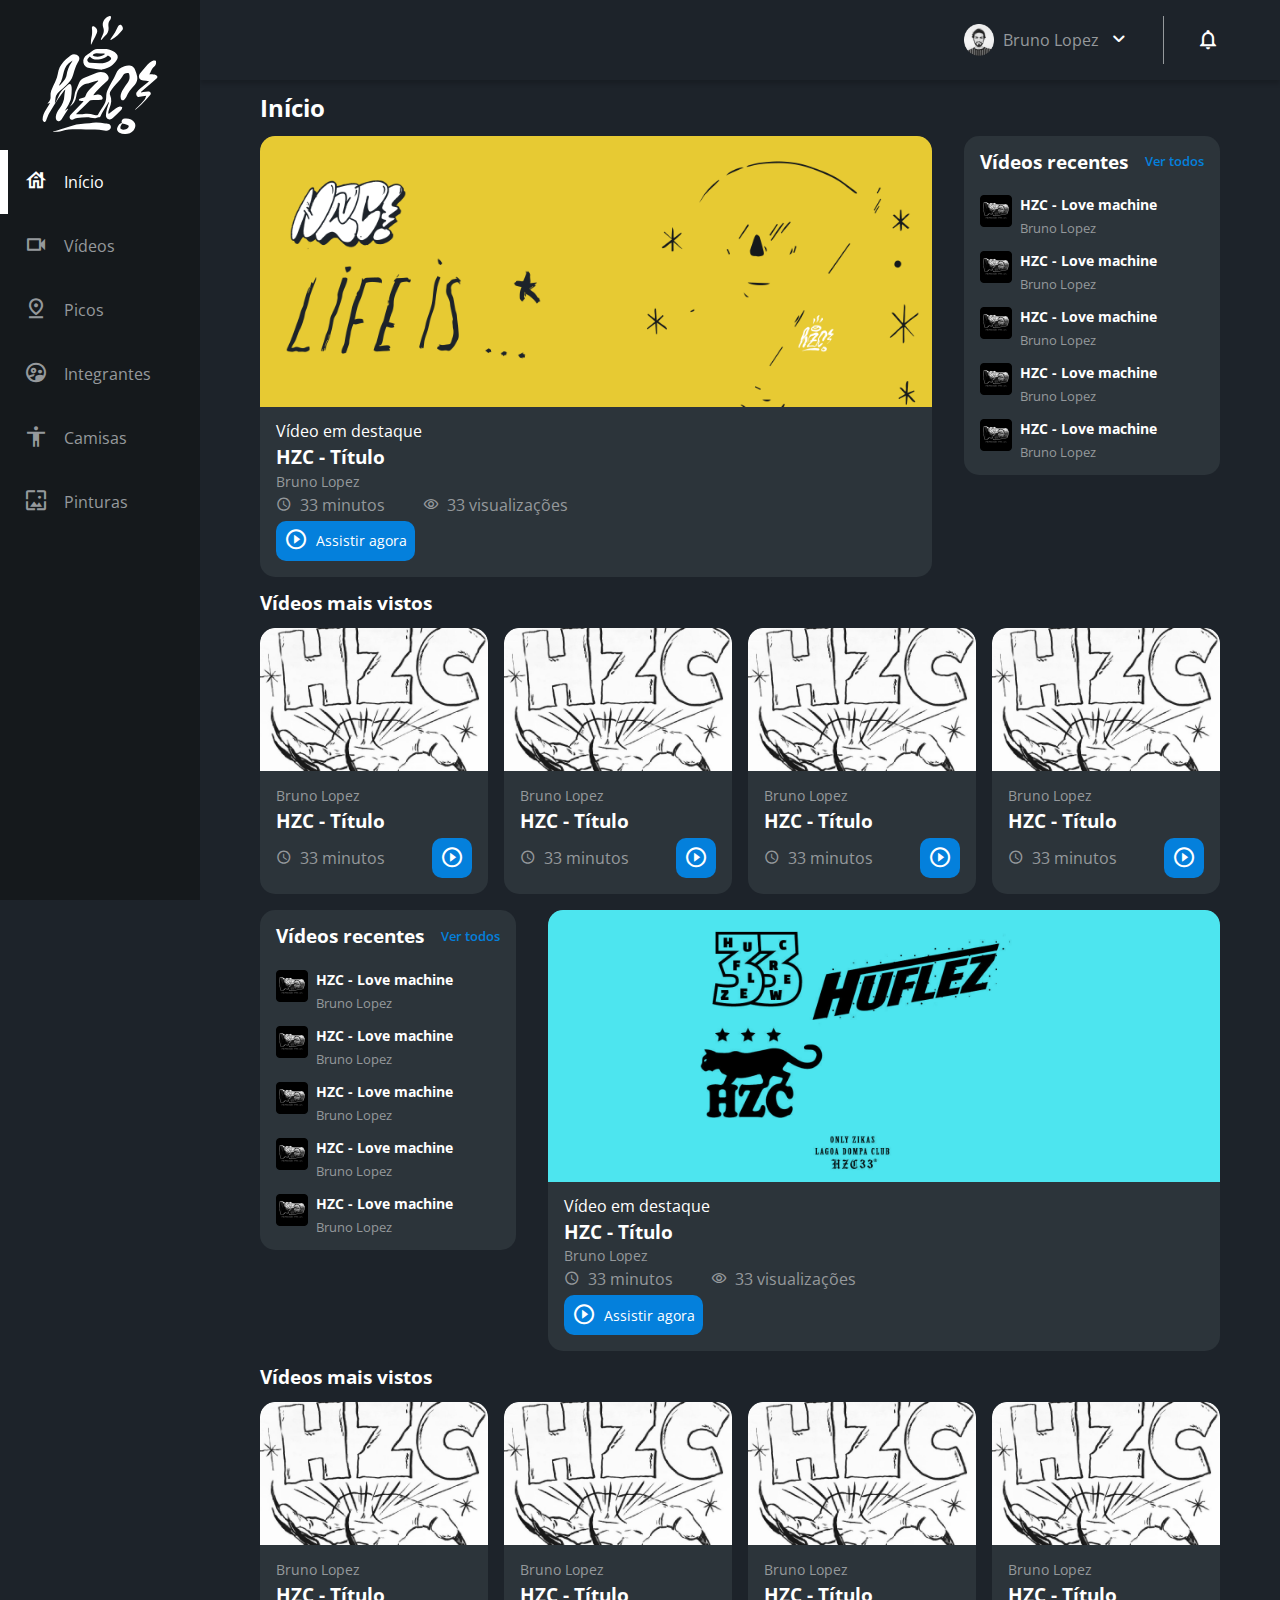
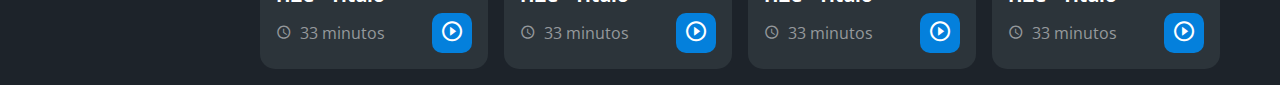
<file: index.html>
<!DOCTYPE html>
<html lang="pt-br">
<head>
    <meta charset="UTF-8">
    <meta http-equiv="X-UA-Compatible" content="IE=edge">
    <meta name="viewport" content="width=device-width, initial-scale=1.0">
    <title>HZC | HOME</title>
    <link rel="preconnect" href="https://fonts.googleapis.com">
    <link rel="preconnect" href="https://fonts.gstatic.com" crossorigin>
    <link rel="stylesheet" href="https://fonts.googleapis.com/css2?family=Open+Sans:wght@400;600;700&display=swap">
    <link rel="stylesheet" href="assets/css/reset.css">
    <link rel="stylesheet" href="assets/css/styles.css">
</head>
<body>
    <header class="cabecalho">
        <button class="cabecalho__menu" aria-label="Menu"><i></i></button>
        <img src="assets/img/logo.svg" alt="Logotipo da HZC" class="cabecalho__logo">
        <p class="cabecalho__perfil">Bruno Lopez</p>
        <button class="cabecalho__notificacao" aria-label="Notificação"><i></i></button>
    </header>
    <nav class="menu-lateral">
        <img src="assets/img/logo.svg" alt="Logotipo da HZC" class="menu-lateral__logo">
        <a href="index.html" class="menu-lateral__link menu-lateral__link--inicio menu-lateral__link--ativo">Início</a>
        <a href="videos.html" class="menu-lateral__link menu-lateral__link--videos">Vídeos</a>
        <a href="picos.html" class="menu-lateral__link menu-lateral__link--picos">Picos</a>
        <a href="videos.html" class="menu-lateral__link menu-lateral__link--integrantes">Integrantes</a>
        <a href="videos.html" class="menu-lateral__link menu-lateral__link--camisas">Camisas</a>
        <a href="videos.html" class="menu-lateral__link menu-lateral__link--pinturas">Pinturas</a>
    </nav>
    <main class="principal">
        <h2 class="titulo-pagina">Início</h2>
        <article class="cartao cartao--destaque destaque-video">
            <img src="assets/img/banner-mobile_1.png" alt="Banner do cartao" class="cartao__imagem cartao__imagem--mobile">
            <img src="assets/img/banner_1.png" alt="Banner do cartao" class="cartao__imagem cartao__imagem--desktop">
            <div class="cartao__conteudo">
                <p class="cartao__destaque">Vídeo em destaque</p>
                <h3 class="cartao__titulo">HZC - Título</h3>
                <p class="cartao__perfil">Bruno Lopez</p>
                <p class="cartao__info cartao__info--tempo">33 minutos</p>
                <p class="cartao__info cartao__info--visualizacao">33 visualizações</p>
                <button class="cartao__botao cartao__botao--play cartao__botao--destaque">Assistir agora</button>
            </div>
        </article>
        <article class="cartao cartao--recentes videos-recentes">
            <h3 class="cartao__titulo">Vídeos recentes</h3>
            <a href="videos.html" class="cartao__link">Ver todos</a>
            <ul class="cartao__lista">
                <li class="cartao__item">
                    <img src="assets/img/miniatura_1.png" alt="Thumbnail" class="cartao__item-thumbnail">
                    <h4 class="cartao__item-titulo">HZC - Love machine</h4>
                    <p class="cartao__item-perfil">Bruno Lopez</p>
                </li>
                <li class="cartao__item">
                    <img src="assets/img/miniatura_1.png" alt="Thumbnail" class="cartao__item-thumbnail">
                    <h4 class="cartao__item-titulo">HZC - Love machine</h4>
                    <p class="cartao__item-perfil">Bruno Lopez</p>
                </li>
                <li class="cartao__item">
                    <img src="assets/img/miniatura_1.png" alt="Thumbnail" class="cartao__item-thumbnail">
                    <h4 class="cartao__item-titulo">HZC - Love machine</h4>
                    <p class="cartao__item-perfil">Bruno Lopez</p>
                </li>
                <li class="cartao__item">
                    <img src="assets/img/miniatura_1.png" alt="Thumbnail" class="cartao__item-thumbnail">
                    <h4 class="cartao__item-titulo">HZC - Love machine</h4>
                    <p class="cartao__item-perfil">Bruno Lopez</p>
                </li>
                <li class="cartao__item">
                    <img src="assets/img/miniatura_1.png" alt="Thumbnail" class="cartao__item-thumbnail">
                    <h4 class="cartao__item-titulo">HZC - Love machine</h4>
                    <p class="cartao__item-perfil">Bruno Lopez</p>
                </li>
            </ul>
        </article>
        <section class="secao secao-videos">
            <h3 class="titulo-secao">Vídeos mais vistos</h3>
            <article class="cartao">
                <img src="assets/img/video_1.png" alt="Vídeo" class="cartao__imagem">
                <div class="cartao__conteudo">
                    <p class="cartao__perfil">Bruno Lopez</p>
                    <h3 class="cartao__titulo">HZC - Título</h3>
                    <p class="cartao__info cartao__info--tempo">33 minutos</p>
                    <button class="cartao__botao cartao__botao--play" aria-label="Assistir agora"></button>
                </div>
            </article>
            <article class="cartao">
                <img src="assets/img/video_1.png" alt="Vídeo" class="cartao__imagem">
                <div class="cartao__conteudo">
                    <p class="cartao__perfil">Bruno Lopez</p>
                    <h3 class="cartao__titulo">HZC - Título</h3>
                    <p class="cartao__info cartao__info--tempo">33 minutos</p>
                    <button class="cartao__botao cartao__botao--play" aria-label="Assistir agora"></button>
                </div>
            </article>
            <article class="cartao">
                <img src="assets/img/video_1.png" alt="Vídeo" class="cartao__imagem">
                <div class="cartao__conteudo">
                    <p class="cartao__perfil">Bruno Lopez</p>
                    <h3 class="cartao__titulo">HZC - Título</h3>
                    <p class="cartao__info cartao__info--tempo">33 minutos</p>
                    <button class="cartao__botao cartao__botao--play" aria-label="Assistir agora"></button>
                </div>
            </article>
            <article class="cartao">
                <img src="assets/img/video_1.png" alt="Vídeo" class="cartao__imagem">
                <div class="cartao__conteudo">
                    <p class="cartao__perfil">Bruno Lopez</p>
                    <h3 class="cartao__titulo">HZC - Título</h3>
                    <p class="cartao__info cartao__info--tempo">33 minutos</p>
                    <button class="cartao__botao cartao__botao--play" aria-label="Assistir agora"></button>
                </div>
            </article>
        </section>
        <article class="cartao cartao--recentes produtos-recentes">
            <h3 class="cartao__titulo">Vídeos recentes</h3>
            <a href="videos.html" class="cartao__link">Ver todos</a>
            <ul class="cartao__lista">
                <li class="cartao__item">
                    <img src="assets/img/miniatura_1.png" alt="Thumbnail" class="cartao__item-thumbnail">
                    <h4 class="cartao__item-titulo">HZC - Love machine</h4>
                    <p class="cartao__item-perfil">Bruno Lopez</p>
                </li>
                <li class="cartao__item">
                    <img src="assets/img/miniatura_1.png" alt="Thumbnail" class="cartao__item-thumbnail">
                    <h4 class="cartao__item-titulo">HZC - Love machine</h4>
                    <p class="cartao__item-perfil">Bruno Lopez</p>
                </li>
                <li class="cartao__item">
                    <img src="assets/img/miniatura_1.png" alt="Thumbnail" class="cartao__item-thumbnail">
                    <h4 class="cartao__item-titulo">HZC - Love machine</h4>
                    <p class="cartao__item-perfil">Bruno Lopez</p>
                </li>
                <li class="cartao__item">
                    <img src="assets/img/miniatura_1.png" alt="Thumbnail" class="cartao__item-thumbnail">
                    <h4 class="cartao__item-titulo">HZC - Love machine</h4>
                    <p class="cartao__item-perfil">Bruno Lopez</p>
                </li>
                <li class="cartao__item">
                    <img src="assets/img/miniatura_1.png" alt="Thumbnail" class="cartao__item-thumbnail">
                    <h4 class="cartao__item-titulo">HZC - Love machine</h4>
                    <p class="cartao__item-perfil">Bruno Lopez</p>
                </li>
            </ul>
        </article>
        <article class="cartao cartao--destaque destaque-produtos">
            <img src="assets/img/banner-mobile_2.png" alt="Banner do cartao" class="cartao__imagem cartao__imagem--mobile">
            <img src="assets/img/banner_2.png" alt="Banner do cartao" class="cartao__imagem cartao__imagem--desktop">
            <div class="cartao__conteudo">
                <p class="cartao__destaque">Vídeo em destaque</p>
                <h3 class="cartao__titulo">HZC - Título</h3>
                <p class="cartao__perfil">Bruno Lopez</p>
                <p class="cartao__info cartao__info--tempo">33 minutos</p>
                <p class="cartao__info cartao__info--visualizacao">33 visualizações</p>
                <button class="cartao__botao cartao__botao--play cartao__botao--destaque">Assistir agora</button>
            </div>
        </article>
        <section class="secao secao-produtos">
            <h3 class="titulo-secao">Vídeos mais vistos</h3>
            <article class="cartao">
                <img src="assets/img/video_1.png" alt="Vídeo" class="cartao__imagem">
                <div class="cartao__conteudo">
                    <p class="cartao__perfil">Bruno Lopez</p>
                    <h3 class="cartao__titulo">HZC - Título</h3>
                    <p class="cartao__info cartao__info--tempo">33 minutos</p>
                    <button class="cartao__botao cartao__botao--play" aria-label="Assistir agora"></button>
                </div>
            </article>
            <article class="cartao">
                <img src="assets/img/video_1.png" alt="Vídeo" class="cartao__imagem">
                <div class="cartao__conteudo">
                    <p class="cartao__perfil">Bruno Lopez</p>
                    <h3 class="cartao__titulo">HZC - Título</h3>
                    <p class="cartao__info cartao__info--tempo">33 minutos</p>
                    <button class="cartao__botao cartao__botao--play" aria-label="Assistir agora"></button>
                </div>
            </article>
            <article class="cartao">
                <img src="assets/img/video_1.png" alt="Vídeo" class="cartao__imagem">
                <div class="cartao__conteudo">
                    <p class="cartao__perfil">Bruno Lopez</p>
                    <h3 class="cartao__titulo">HZC - Título</h3>
                    <p class="cartao__info cartao__info--tempo">33 minutos</p>
                    <button class="cartao__botao cartao__botao--play" aria-label="Assistir agora"></button>
                </div>
            </article>
            <article class="cartao">
                <img src="assets/img/video_1.png" alt="Vídeo" class="cartao__imagem">
                <div class="cartao__conteudo">
                    <p class="cartao__perfil">Bruno Lopez</p>
                    <h3 class="cartao__titulo">HZC - Título</h3>
                    <p class="cartao__info cartao__info--tempo">33 minutos</p>
                    <button class="cartao__botao cartao__botao--play" aria-label="Assistir agora"></button>
                </div>
            </article>
        </section>
    </main>
    <script src="index.js"></script>
</body>
</html>
</file>
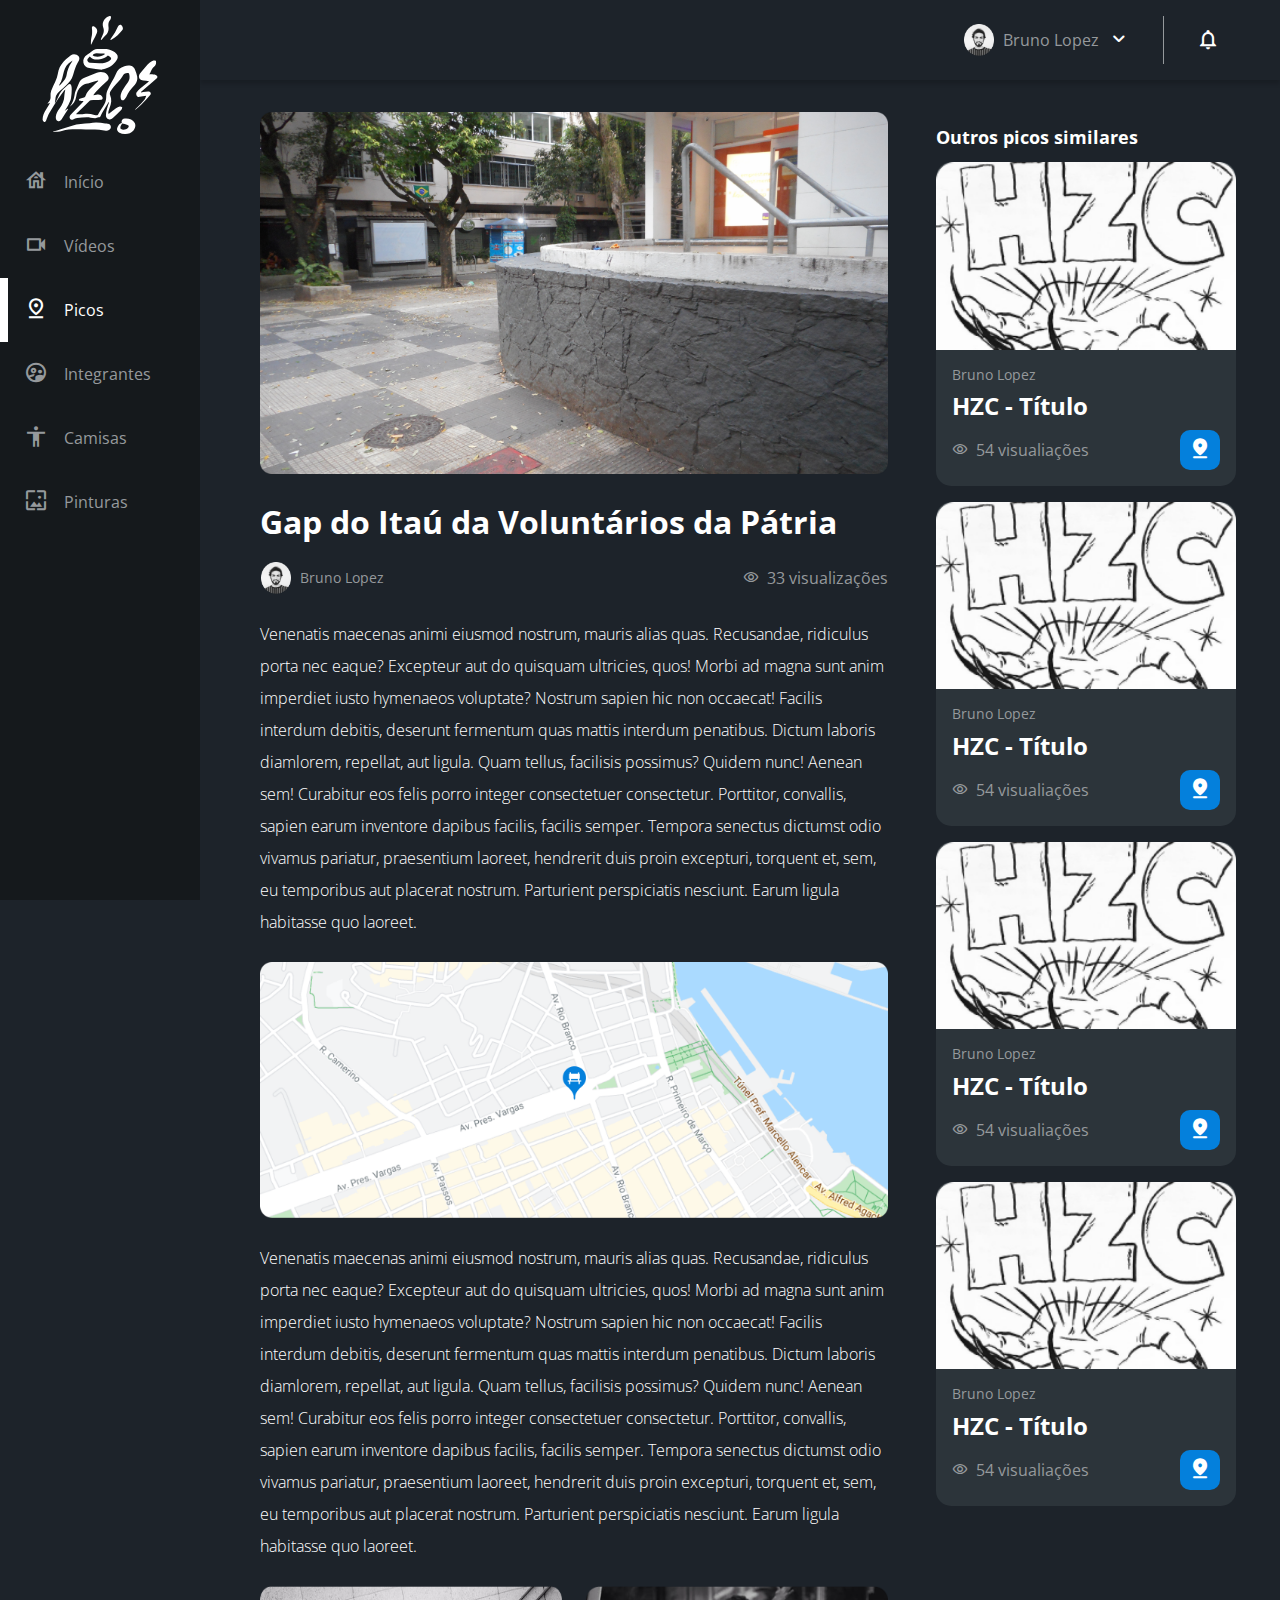
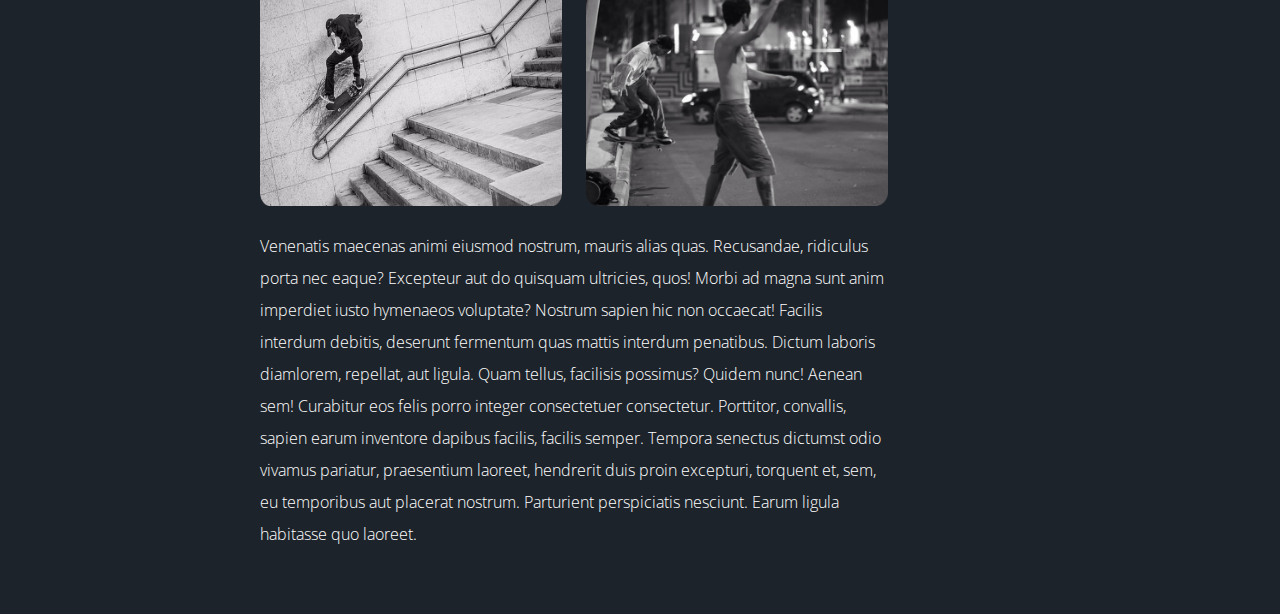
<file: artigo.html>
<!DOCTYPE html>
<html lang="pt-bt">
<head>
    <meta charset="UTF-8">
    <meta http-equiv="X-UA-Compatible" content="IE=edge">
    <meta name="viewport" content="width=device-width, initial-scale=1.0">
    <title>HZC | Artigo</title>
    <link rel="preconnect" href="https://fonts.googleapis.com">
    <link rel="preconnect" href="https://fonts.gstatic.com" crossorigin>
    <link rel="stylesheet" href="https://fonts.googleapis.com/css2?family=Open+Sans:wght@400;600;700&display=swap">
    <link rel="stylesheet" href="assets/css/reset.css">
    <link rel="stylesheet" href="assets/css/stylesArtigo.css">
</head>
<body>

    <header class="cabecalho">
        <button class="cabecalho__menu" aria-label="Menu"><i></i></button>
        <img src="assets/img/logo.svg" alt="Logotipo da HZC" class="cabecalho__logo">
        <p class="cabecalho__perfil">Bruno Lopez</p>
        <button class="cabecalho__notificacao" aria-label="Notificação"><i></i></button>
    </header>
    <nav class="menu-lateral">
        <img src="assets/img/logo.svg" alt="Logotipo da HZC" class="menu-lateral__logo">
        <a href="index.html" class="menu-lateral__link menu-lateral__link--inicio">Início</a>
        <a href="videos.html" class="menu-lateral__link menu-lateral__link--videos  ">Vídeos</a>
        <a href="picos.html" class="menu-lateral__link menu-lateral__link--picos menu-lateral__link--ativo">Picos</a>
        <a href="#" class="menu-lateral__link menu-lateral__link--integrantes">Integrantes</a>
        <a href="#" class="menu-lateral__link menu-lateral__link--camisas">Camisas</a>
        <a href="#" class="menu-lateral__link menu-lateral__link--pinturas">Pinturas</a>
    </nav>


    <main class="principal">


        <article class="cartao cartao--destaque destaque-video">
            <img src="assets/img/artigo_1.png" alt="Banner do cartao" class="cartao__imagem cartao__imagem--mobile">
            <img src="assets/img/artigo_1.png" alt="Banner do cartao" class="cartao__imagem cartao__imagem--desktop">
            <div class="cartao__conteudo">
                <h2 class="cartao__titulo">Gap do Itaú da Voluntários da Pátria</h2>
                <p class="cartao__perfil perfil">Bruno Lopez</p>
                    <p class="cartao__info cartao__info--visualizacao cartao__info-principal">33 visualizações</p>

                    <p class="cartao__artigo-texto">Venenatis maecenas animi eiusmod nostrum, mauris alias quas. Recusandae, ridiculus porta nec eaque? Excepteur aut do quisquam ultricies, quos! Morbi ad magna sunt anim imperdiet iusto hymenaeos voluptate? Nostrum sapien hic non occaecat! Facilis interdum debitis, deserunt fermentum quas mattis interdum penatibus. Dictum laboris diamlorem, repellat, aut ligula. Quam tellus, facilisis possimus? Quidem nunc! Aenean sem! Curabitur eos felis porro integer consectetuer consectetur. Porttitor, convallis, sapien earum inventore dapibus facilis, facilis semper. Tempora senectus dictumst odio vivamus pariatur, praesentium laoreet, hendrerit duis proin excepturi, torquent et, sem, eu temporibus aut placerat nostrum. Parturient perspiciatis nesciunt. Earum ligula habitasse quo laoreet.</p>
                    
                    <img src="assets/img/artigo_2.png" alt="" class="cartao__imagem-artigo">

                    <p class="cartao__artigo-texto">Venenatis maecenas animi eiusmod nostrum, mauris alias quas. Recusandae, ridiculus porta nec eaque? Excepteur aut do quisquam ultricies, quos! Morbi ad magna sunt anim imperdiet iusto hymenaeos voluptate? Nostrum sapien hic non occaecat! Facilis interdum debitis, deserunt fermentum quas mattis interdum penatibus. Dictum laboris diamlorem, repellat, aut ligula. Quam tellus, facilisis possimus? Quidem nunc! Aenean sem! Curabitur eos felis porro integer consectetuer consectetur. Porttitor, convallis, sapien earum inventore dapibus facilis, facilis semper. Tempora senectus dictumst odio vivamus pariatur, praesentium laoreet, hendrerit duis proin excepturi, torquent et, sem, eu temporibus aut placerat nostrum. Parturient perspiciatis nesciunt. Earum ligula habitasse quo laoreet.</p>
             
                    <img src="assets/img/artigo_3.png" alt="" class="cartao__imagem-3">
                    <img src="assets/img/artigo_4.png" alt="" class="cartao__imagem-4">

                    <p class="cartao__artigo-texto">Venenatis maecenas animi eiusmod nostrum, mauris alias quas. Recusandae, ridiculus porta nec eaque? Excepteur aut do quisquam ultricies, quos! Morbi ad magna sunt anim imperdiet iusto hymenaeos voluptate? Nostrum sapien hic non occaecat! Facilis interdum debitis, deserunt fermentum quas mattis interdum penatibus. Dictum laboris diamlorem, repellat, aut ligula. Quam tellus, facilisis possimus? Quidem nunc! Aenean sem! Curabitur eos felis porro integer consectetuer consectetur. Porttitor, convallis, sapien earum inventore dapibus facilis, facilis semper. Tempora senectus dictumst odio vivamus pariatur, praesentium laoreet, hendrerit duis proin excepturi, torquent et, sem, eu temporibus aut placerat nostrum. Parturient perspiciatis nesciunt. Earum ligula habitasse quo laoreet.</p>
            </div>
        </article>


        <article class="cartao cartao--recentes videos-recentes">
            <h3 class="cartao__titulo cartao__titulo-similares">Outros picos similares</h3>

            
            <article class="cartao-picos">
                <img src="assets/img/video_1.png" alt="Vídeo" class="cartao__imagem">
                <div class="cartao__conteudo-picos">
                    <p class="cartao__perfil">Bruno Lopez</p>
                    <h3 class="cartao__titulo cartao__titulo-picos">HZC - Título</h3>
                    <p class="cartao__info cartao__info--visualizacao">54 visualiações</p>
                    <button class="cartao__botao cartao__botao--play" aria-label="Assistir agora"></button>
                </div>
            </article>
            <article class="cartao-picos">
                <img src="assets/img/video_1.png" alt="Vídeo" class="cartao__imagem">
                <div class="cartao__conteudo-picos">
                    <p class="cartao__perfil">Bruno Lopez</p>
                    <h3 class="cartao__titulo cartao__titulo-picos">HZC - Título</h3>
                    <p class="cartao__info cartao__info--visualizacao">54 visualiações</p>
                    <button class="cartao__botao cartao__botao--play" aria-label="Assistir agora"></button>
                </div>
            </article>
            <article class="cartao-picos">
                <img src="assets/img/video_1.png" alt="Vídeo" class="cartao__imagem">
                <div class="cartao__conteudo-picos">
                    <p class="cartao__perfil">Bruno Lopez</p>
                    <h3 class="cartao__titulo cartao__titulo-picos">HZC - Título</h3>
                    <p class="cartao__info cartao__info--visualizacao">54 visualiações</p>
                    <button class="cartao__botao cartao__botao--play" aria-label="Assistir agora"></button>
                </div>
            </article>
            <article class="cartao-picos">
                <img src="assets/img/video_1.png" alt="Vídeo" class="cartao__imagem">
                <div class="cartao__conteudo-picos">
                    <p class="cartao__perfil">Bruno Lopez</p>
                    <h3 class="cartao__titulo cartao__titulo-picos">HZC - Título</h3>
                    <p class="cartao__info cartao__info--visualizacao">54 visualiações</p>
                    <button class="cartao__botao cartao__botao--play" aria-label="Assistir agora"></button>
                </div>
            </article>
       
          



            
        </article>



    </main>


    <script src="index.js"></script>
</body>
</html>
</file>
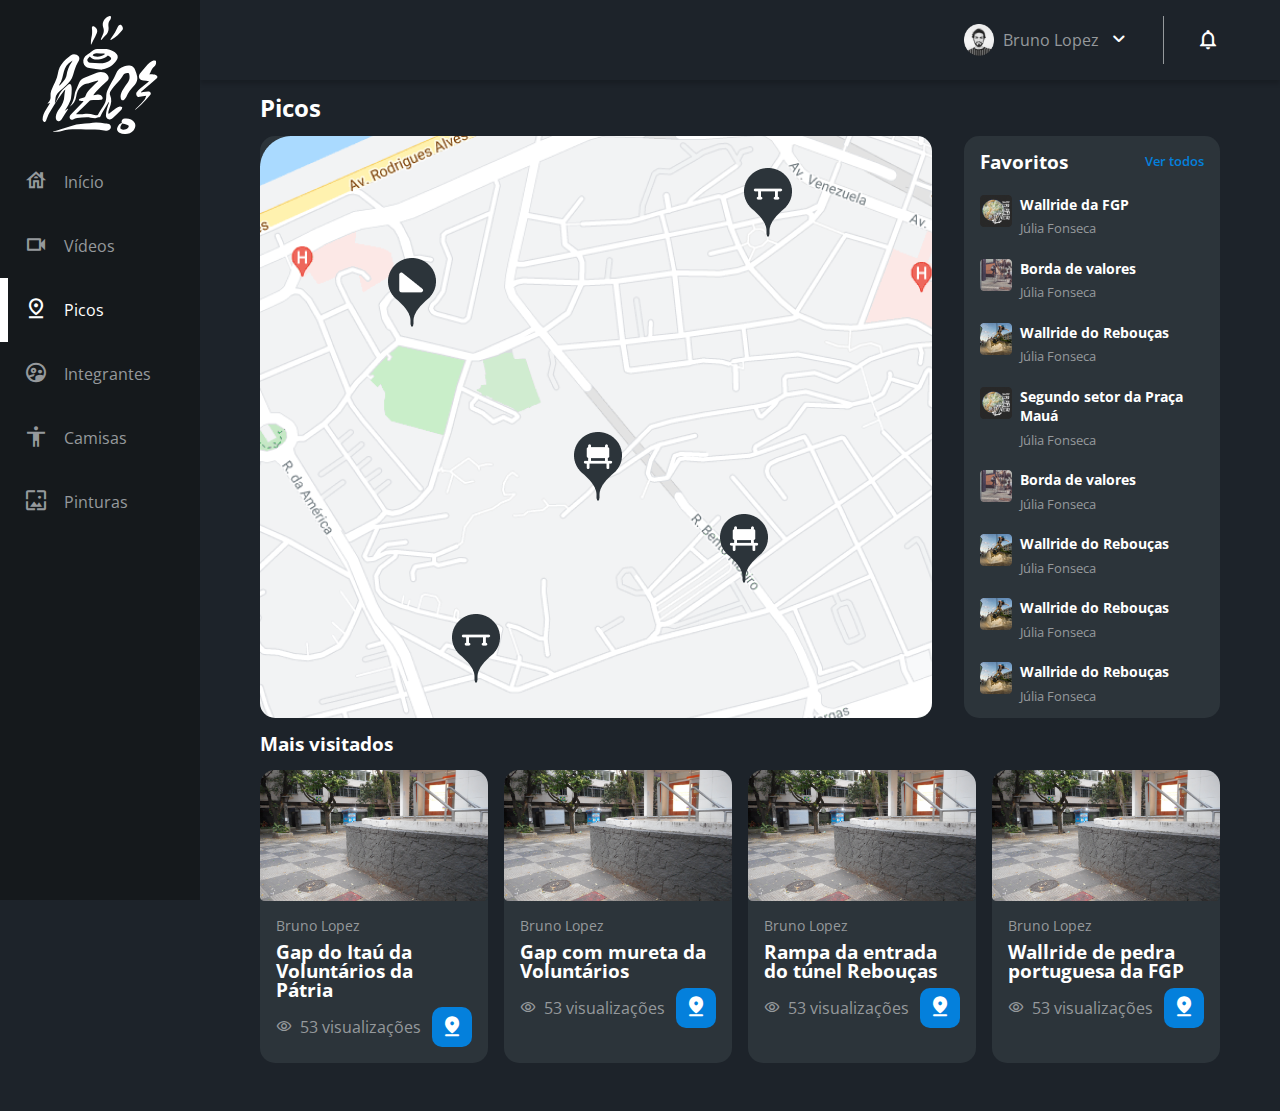
<file: picos.html>
<!DOCTYPE html>
<html lang="pt-br">
<head>
    <meta charset="UTF-8">
    <meta http-equiv="X-UA-Compatible" content="IE=edge">
    <meta name="viewport" content="width=device-width, initial-scale=1.0">
    <title>HZC | PICOS </title>
    <link rel="preconnect" href="https://fonts.googleapis.com">
    <link rel="preconnect" href="https://fonts.gstatic.com" crossorigin>
    <link rel="stylesheet" href="https://fonts.googleapis.com/css2?family=Open+Sans:wght@400;600;700&display=swap">
    <link rel="stylesheet" href="assets/css/reset.css">
    <link rel="stylesheet" href="assets/css/stylesPicos.css">
</head>
<body>
    <header class="cabecalho">
        <button class="cabecalho__menu" aria-label="Menu"><i></i></button>
        <img src="assets/img/logo.svg" alt="Logotipo da HZC" class="cabecalho__logo">
        <p class="cabecalho__perfil">Bruno Lopez</p>
        <button class="cabecalho__notificacao" aria-label="Notificação"><i></i></button>
    </header>
    <nav class="menu-lateral">
        <img src="assets/img/logo.svg" alt="Logotipo da HZC" class="menu-lateral__logo">
        <a href="index.html" class="menu-lateral__link menu-lateral__link--inicio">Início</a>
        <a href="videos.html" class="menu-lateral__link menu-lateral__link--videos">Vídeos</a>
        <a href="picos.html" class="menu-lateral__link menu-lateral__link--picos  menu-lateral__link--ativo">Picos</a>
        <a href="#" class="menu-lateral__link menu-lateral__link--integrantes">Integrantes</a>
        <a href="#" class="menu-lateral__link menu-lateral__link--camisas">Camisas</a>
        <a href="#" class="menu-lateral__link menu-lateral__link--pinturas">Pinturas</a>
    </nav>

    <main class="principal">
        <h2 class="titulo-pagina">Picos</h2>
        <article class="cartao cartao--destaque destaque-video">
            <img src="assets/img/mapa-picos.png" alt="Banner do cartao" class="cartao__imagem cartao__imagem--mobile">
            <img src="assets/img/mapa-picos.png" alt="Banner do cartao" class="cartao__imagem cartao__imagem--desktop">
        </article>
        <article class="cartao cartao--recentes videos-recentes">
            <h3 class="cartao__titulo">Favoritos</h3>
            <a href="#" class="cartao__link">Ver todos</a>
            <ul class="cartao__lista">
                <li class="cartao__item">
                    <img src="assets/img/miniatura_2.png" alt="Thumbnail" class="cartao__item-thumbnail">
                    <h4 class="cartao__item-titulo">Wallride da FGP</h4>
                    <p class="cartao__item-perfil">Júlia Fonseca</p>
                </li>
                <li class="cartao__item">
                    <img src="assets/img/miniatura_3.png" alt="Thumbnail" class="cartao__item-thumbnail">
                    <h4 class="cartao__item-titulo">Borda de valores</h4>
                    <p class="cartao__item-perfil">Júlia Fonseca</p>
                </li>
                <li class="cartao__item">
                    <img src="assets/img/miniatura_4.png" alt="Thumbnail" class="cartao__item-thumbnail">
                    <h4 class="cartao__item-titulo">Wallride do Rebouças</h4>
                    <p class="cartao__item-perfil">Júlia Fonseca</p>
                </li>
                <li class="cartao__item">
                    <img src="assets/img/miniatura_2.png" alt="Thumbnail" class="cartao__item-thumbnail">
                    <h4 class="cartao__item-titulo">Segundo setor da Praça Mauá</h4>
                    <p class="cartao__item-perfil">Júlia Fonseca</p>
                </li>
                <li class="cartao__item">
                    <img src="assets/img/miniatura_3.png" alt="Thumbnail" class="cartao__item-thumbnail">
                    <h4 class="cartao__item-titulo">Borda de valores</h4>
                    <p class="cartao__item-perfil">Júlia Fonseca</p>
                </li>
                <li class="cartao__item">
                    <img src="assets/img/miniatura_4.png" alt="Thumbnail" class="cartao__item-thumbnail">
                    <h4 class="cartao__item-titulo">Wallride do Rebouças</h4>
                    <p class="cartao__item-perfil">Júlia Fonseca</p>
                </li>
                <li class="cartao__item">
                    <img src="assets/img/miniatura_4.png" alt="Thumbnail" class="cartao__item-thumbnail">
                    <h4 class="cartao__item-titulo">Wallride do Rebouças</h4>
                    <p class="cartao__item-perfil">Júlia Fonseca</p>
                </li>
                <li class="cartao__item">
                    <img src="assets/img/miniatura_4.png" alt="Thumbnail" class="cartao__item-thumbnail">
                    <h4 class="cartao__item-titulo">Wallride do Rebouças</h4>
                    <p class="cartao__item-perfil">Júlia Fonseca</p>
                </li>
                
            </ul>
        </article>


        <section class="secao secao-videos">
            <h3 class="titulo-secao">Mais visitados</h3>
            <article class="cartao">
                <img src="assets/img/artigo_1.png" alt="Vídeo" class="cartao__imagem">
                <div class="cartao__conteudo">
                    <p class="cartao__perfil">Bruno Lopez</p>
                    <h3 class="cartao__titulo">Gap do Itaú da Voluntários da Pátria</h3>
                    <p class="cartao__info cartao__info--visualizacao">53 visualizações</p>
                    <button class="cartao__botao cartao__botao--play" aria-label="Assistir agora"></button>
                </div>
            </article>
            <article class="cartao">
                <img src="assets/img/artigo_1.png" alt="Vídeo" class="cartao__imagem">
                <div class="cartao__conteudo">
                    <p class="cartao__perfil">Bruno Lopez</p>
                    <h3 class="cartao__titulo">Gap com mureta da Voluntários</h3>
                    <p class="cartao__info cartao__info--visualizacao">53 visualizações</p>
                    <button class="cartao__botao cartao__botao--play" aria-label="Assistir agora"></button>
                </div>
            </article>
            <article class="cartao">
                <img src="assets/img/artigo_1.png" alt="Vídeo" class="cartao__imagem">
                <div class="cartao__conteudo">
                    <p class="cartao__perfil">Bruno Lopez</p>
                    <h3 class="cartao__titulo">Rampa da entrada do túnel Rebouças</h3>
                    <p class="cartao__info cartao__info--visualizacao">53 visualizações</p>
                    <button class="cartao__botao cartao__botao--play" aria-label="Assistir agora"></button>
                </div>
            </article>
            <article class="cartao">
                <img src="assets/img/artigo_1.png" alt="Vídeo" class="cartao__imagem">
                <div class="cartao__conteudo">
                    <p class="cartao__perfil">Bruno Lopez</p>
                    <h3 class="cartao__titulo">Wallride de pedra portuguesa da FGP</h3>
                    <p class="cartao__info cartao__info--visualizacao">53 visualizações</p>
                    <button class="cartao__botao cartao__botao--play" aria-label="Assistir agora"></button>
                </div>
            </article>
        </section>





    </main>





    <script src="index.js"></script>
</body>
</html>
</file>
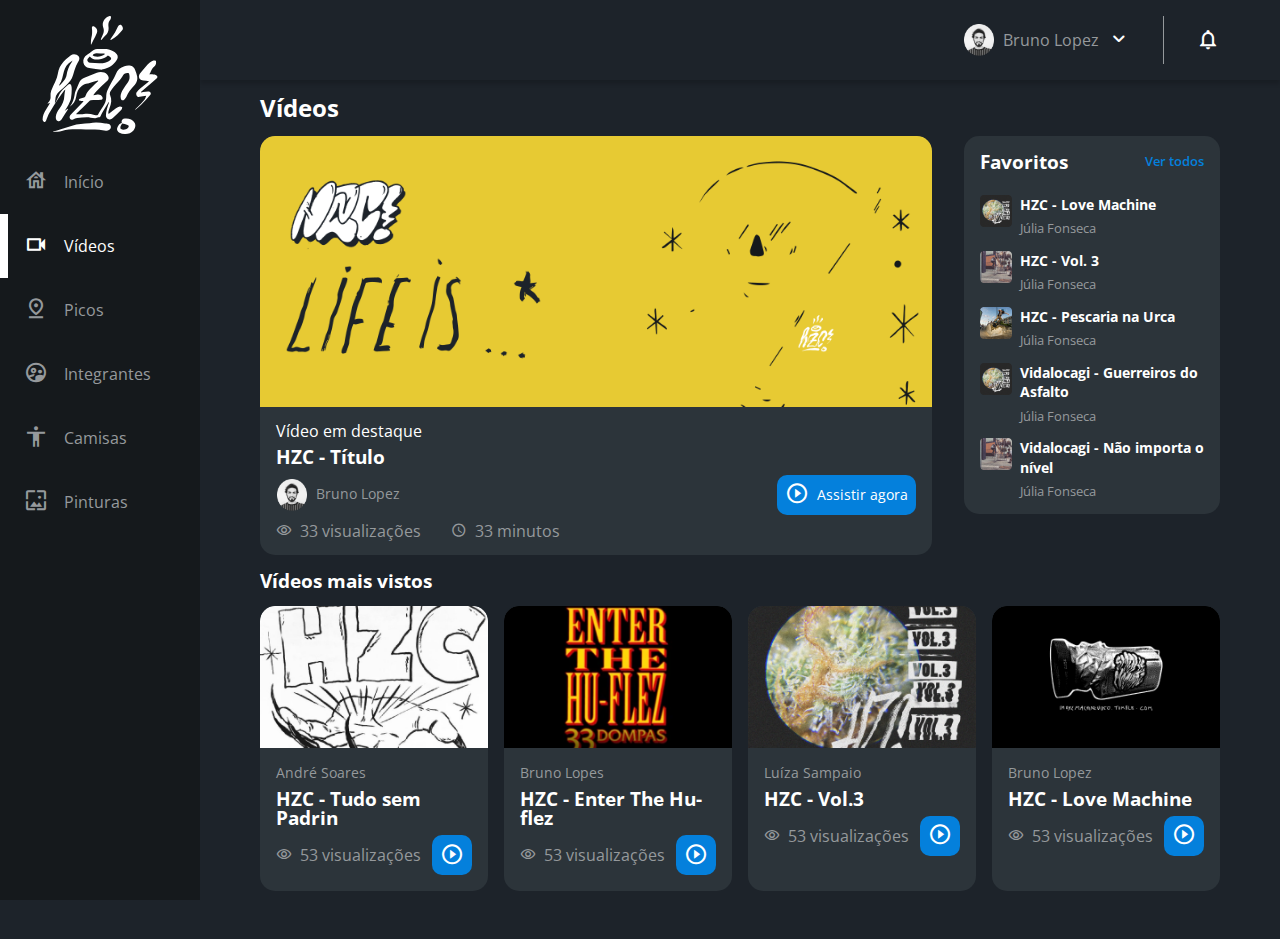
<file: videos.html>
<!DOCTYPE html>
<html lang="pt-br">
<head>
    <meta charset="UTF-8">
    <meta http-equiv="X-UA-Compatible" content="IE=edge">
    <meta name="viewport" content="width=device-width, initial-scale=1.0">
    <title>HZC | VÍDEOS</title>
    <link rel="preconnect" href="https://fonts.googleapis.com">
    <link rel="preconnect" href="https://fonts.gstatic.com" crossorigin>
    <link rel="stylesheet" href="https://fonts.googleapis.com/css2?family=Open+Sans:wght@400;600;700&display=swap">
    <link rel="stylesheet" href="assets/css/reset.css">
    <link rel="stylesheet" href="assets/css/stylesVideos.css">
</head>
<body>
    <header class="cabecalho">
        <button class="cabecalho__menu" aria-label="Menu"><i></i></button>
        <img src="assets/img/logo.svg" alt="Logotipo da HZC" class="cabecalho__logo">
        <p class="cabecalho__perfil">Bruno Lopez</p>
        <button class="cabecalho__notificacao" aria-label="Notificação"><i></i></button>
    </header>
    <nav class="menu-lateral">
        <img src="assets/img/logo.svg" alt="Logotipo da HZC" class="menu-lateral__logo">
        <a href="index.html" class="menu-lateral__link menu-lateral__link--inicio">Início</a>
        <a href="videos.html" class="menu-lateral__link menu-lateral__link--videos  menu-lateral__link--ativo">Vídeos</a>
        <a href="picos.html" class="menu-lateral__link menu-lateral__link--picos">Picos</a>
        <a href="#" class="menu-lateral__link menu-lateral__link--integrantes">Integrantes</a>
        <a href="#" class="menu-lateral__link menu-lateral__link--camisas">Camisas</a>
        <a href="#" class="menu-lateral__link menu-lateral__link--pinturas">Pinturas</a>
    </nav>


    <main class="principal">
        <h2 class="titulo-pagina">Vídeos</h2>
        <article class="cartao cartao--destaque destaque-video">
            <img src="assets/img/banner-mobile_1.png" alt="Banner do cartao" class="cartao__imagem cartao__imagem--mobile">
            <img src="assets/img/banner_1.png" alt="Banner do cartao" class="cartao__imagem cartao__imagem--desktop">
            <div class="cartao__conteudo">
                <p class="cartao__destaque">Vídeo em destaque</p>
                <h3 class="cartao__titulo">HZC - Título</h3>
                <p class="cartao__perfil perfil">Bruno Lopez</p>
                <div class="cartao__info-container">
                    <p class="cartao__info cartao__info--tempo">33 minutos</p>
                    <p class="cartao__info cartao__info--visualizacao">33 visualizações</p>
                </div>
             
                <button class="cartao__botao cartao__botao--play cartao__botao--destaque">Assistir agora</button>
            </div>
        </article>
        <article class="cartao cartao--recentes videos-recentes">
            <h3 class="cartao__titulo">Favoritos</h3>
            <a href="#" class="cartao__link">Ver todos</a>
            <ul class="cartao__lista">
                <li class="cartao__item">
                    <img src="assets/img/miniatura_2.png" alt="Thumbnail" class="cartao__item-thumbnail">
                    <h4 class="cartao__item-titulo">HZC - Love Machine</h4>
                    <p class="cartao__item-perfil">Júlia Fonseca</p>
                </li>
                <li class="cartao__item">
                    <img src="assets/img/miniatura_3.png" alt="Thumbnail" class="cartao__item-thumbnail">
                    <h4 class="cartao__item-titulo">HZC - Vol. 3</h4>
                    <p class="cartao__item-perfil">Júlia Fonseca</p>
                </li>
                <li class="cartao__item">
                    <img src="assets/img/miniatura_4.png" alt="Thumbnail" class="cartao__item-thumbnail">
                    <h4 class="cartao__item-titulo">HZC - Pescaria na Urca</h4>
                    <p class="cartao__item-perfil">Júlia Fonseca</p>
                </li>
                <li class="cartao__item">
                    <img src="assets/img/miniatura_2.png" alt="Thumbnail" class="cartao__item-thumbnail">
                    <h4 class="cartao__item-titulo">Vidalocagi - Guerreiros do Asfalto</h4>
                    <p class="cartao__item-perfil">Júlia Fonseca</p>
                </li>
                <li class="cartao__item">
                    <img src="assets/img/miniatura_3.png" alt="Thumbnail" class="cartao__item-thumbnail">
                    <h4 class="cartao__item-titulo">Vidalocagi - Não importa o nível</h4>
                    <p class="cartao__item-perfil">Júlia Fonseca</p>
                </li>
             
                
            </ul>
        </article>


        <section class="secao secao-videos">
            <h3 class="titulo-secao">Vídeos mais vistos</h3>
            <article class="cartao">
                <img src="assets/img/video_1.png" alt="Vídeo" class="cartao__imagem">
                <div class="cartao__conteudo">
                    <p class="cartao__perfil">André Soares</p>
                    <h3 class="cartao__titulo">HZC - Tudo sem Padrin</h3>
                    <p class="cartao__info cartao__info--visualizacao">53 visualizações</p>
                    <button class="cartao__botao cartao__botao--play" aria-label="Assistir agora"></button>
                </div>
            </article>
            <article class="cartao">
                <img src="assets/img/video_2.png" alt="Vídeo" class="cartao__imagem">
                <div class="cartao__conteudo">
                    <p class="cartao__perfil">Bruno Lopes</p>
                    <h3 class="cartao__titulo">HZC - Enter The Hu-flez</h3>
                    <p class="cartao__info cartao__info--visualizacao">53 visualizações</p>
                    <button class="cartao__botao cartao__botao--play" aria-label="Assistir agora"></button>
                </div>
            </article>
            <article class="cartao">
                <img src="assets/img/video_3.png" alt="Vídeo" class="cartao__imagem">
                <div class="cartao__conteudo">
                    <p class="cartao__perfil">Luíza Sampaio</p>
                    <h3 class="cartao__titulo">HZC - Vol.3</h3>
                    <p class="cartao__info cartao__info--visualizacao">53 visualizações</p>
                    <button class="cartao__botao cartao__botao--play" aria-label="Assistir agora"></button>
                </div>
            </article>
            <article class="cartao">
                <img src="assets/img/video_4.png" alt="Vídeo" class="cartao__imagem">
                <div class="cartao__conteudo">
                    <p class="cartao__perfil">Bruno Lopez</p>
                    <h3 class="cartao__titulo">HZC - Love Machine</h3>
                    <p class="cartao__info cartao__info--visualizacao">53 visualizações</p>
                    <button class="cartao__botao cartao__botao--play" aria-label="Assistir agora"></button>
                </div>
            </article>
        </section>

    </main>



    <script src="index.js"></script>
</body>
</html>
</file>
<file: assets/css/styles.css>
@font-face {
    font-family: 'icones';
    src: url(../font/icones.ttf);
}

body {
    background-color: #1D232A;
    font-family: 'Open Sans', 'icones', sans-serif;
    color: #FFFFFF;
}

@media screen and (min-width: 1000px) {
    body {
        display: grid;
        grid-template-columns: 200px 1fr;
    }
}

.cabecalho {
    display: flex;
    justify-content: space-between;
    align-items: center;
    background-color: #15191C;
    padding: 8px 16px;
    box-shadow: 0px 4px 4px rgba(0, 0, 0, 0.16);
}

.cabecalho__menu i::before {
    content: "\e904";
    font-size: 24px;
}

.cabecalho__notificacao i::before {
    content: "\e906";
    font-size: 24px;
}

.cabecalho__logo {
    width: 40px;
}

.cabecalho__perfil {
    display: none;
}

@media screen and (min-width: 1000px) {
    .cabecalho {
        background-color: #1D232A;
        display: grid;
        column-gap: 32px;
        grid-template-columns: 1fr auto;
        padding: 16px 60px;
        height: 80px;
        box-sizing: border-box;
        grid-column: 2;
    }

    .cabecalho__menu {
        display: none;
    }

    .cabecalho__logo {
        display: none;
    }

    .cabecalho__perfil {
        display: grid;
        grid-template-columns: repeat(3, auto);
        column-gap: 8px;
        align-items: center;
        justify-self: flex-end;
        color: #95999C;
        padding: 8px 32px;
        border-right: 1px solid #95999C;
    }

    .cabecalho__perfil::before {
        content: "";
        display: block;
        width: 32px;
        height: 32px;
        background-image: url(../img/profile_2.png);
        background-size: contain;
        background-repeat: no-repeat;
        background-position: center;
    }

    .cabecalho__perfil::after {
        content: "\e90d";
        color: #FFFFFF;
        font-size: 1.5rem;
    }
}

.menu-lateral {
    display: flex;
    flex-direction: column;
    background-color: #15191C;
    width: 75vw;
    height: 100vh;

    position: absolute;
    left: -100vw;
    transition: .25s;
}

.menu-lateral--ativo {
    left: 0;
    transition: .25s;
}

.menu-lateral__logo {
    width: 118px;
    align-self: center;
    padding: 16px;
}

.menu-lateral__link {
    height: 64px;
    color: #95999C;
    padding-left: 64px;
    display: flex;
    align-items: center;
}

.menu-lateral__link--ativo {
    color: #FFFFFF;
    padding-left: 56px;
    border-left: 8px solid #FFFFFF;
}

.menu-lateral__link::before {
    content: "\e900";
    width: 24px;
    height: 24px;
    font-size: 24px;
    position: absolute;
    left: 24px;
}

.menu-lateral__link--inicio::before {
    content: "\e902";
}

.menu-lateral__link--videos::before {
    content: "\e90e";
}

.menu-lateral__link--picos::before {
    content: "\e909";
}

.menu-lateral__link--integrantes::before {
    content: "\e903";
}

.menu-lateral__link--camisas::before {
    content: "\e900";
}

.menu-lateral__link--pinturas::before {
    content: "\e90a";
}

@media screen and (min-width: 1000px) {
    .menu-lateral {
        position: fixed;
        left: 0; 
        width: 200px;
        grid-column: 1;
        grid-row: 1 / span 2;
    }
}

.principal {
    padding: 24px 16px;
    display: grid;
    gap: 16px;
}

.titulo-pagina {
    font-size: 1.5rem;
    font-weight: 700;
}

.titulo-secao {
    font-size: 1.2rem;
    font-weight: 700;
}

@media screen and (min-width: 1000px) {
    .principal {
        display: grid;
        grid-template-columns: auto 1fr auto;
        grid-template-areas: 
            "titulo-pagina titulo-pagina titulo-pagina"
            "destaque-video destaque-video videos-recentes"
            "secao-videos secao-videos secao-videos"
            "produtos-recentes destaque-produtos destaque-produtos"
            "secao-produtos secao-produtos secao-produtos"       
        ;
        column-gap: 32px;
        padding: 16px 60px;
        grid-column: 2;
    }

    .titulo-secao {
        grid-column: span 4;
    }
}

.cartao {
    width: 100%;
    border-radius: 15px;
    overflow: hidden;
    background-color: #2C343A;
}

.cartao__imagem--desktop {
    display: none;
}

.cartao--destaque {
    margin-bottom: 16px;
}

.cartao__conteudo {
    padding: 16px;
    display: grid;
    grid-template-columns: auto 1fr;
    gap: 8px;
}

.cartao__destaque {
    grid-column: span 2;
}

.cartao__titulo {
    font-size: 1.2rem;
    font-weight: 700;
    grid-column: span 2;
}

.cartao__perfil {
    color: #95999C;
    font-size: 0.9rem;
    grid-column: span 2;
}

.cartao__info {
    display: flex;
    align-items: center;
    color: #95999C;
}

.cartao__info--tempo::before {
    content: "\e90c";
    margin-right: 8px;    
}

.cartao__info--visualizacao::before {
    content: "\e90f";
    margin-right: 8px;    
}

.cartao__botao {
    display: flex;
    justify-content: center;
    align-items: center;
    background-color: #0480DC;
    width: 40px;
    height: 40px;
    border-radius: 10px;
    font-size: 0.9rem;
    justify-self: flex-end;
}

.cartao__botao--play::before {
    content: "\e90b";
    font-size: 24px;
}

.cartao__botao--destaque {
    width: 100%;
    grid-column: span 2;
}

.cartao__botao--destaque::before {
    margin-right: 8px;
}

.cartao--recentes {
    display: none;
}

@media screen and (min-width: 1000px) {
    .cartao--destaque {
        margin-bottom: 0;
    }

    .cartao__imagem--mobile {
        display: none;
    }

    .cartao__imagem--desktop {
        display: block;
    }

    .cartao__botao--destaque {
        grid-column: auto;
        padding: 16px 8px;
    }

    .cartao--recentes {
        display: grid;
        grid-template-columns: auto auto;
        align-items: center;
        row-gap: 24px;
        width: 256px;
        padding: 16px;
        box-sizing: border-box;
        align-self: flex-start;
    }

    .cartao--recentes .cartao__titulo {
        grid-column: auto;
    }

    .cartao__link {
        font-size: 0.8rem;
        font-weight: 600;
        color: #0480DC;
        justify-self: flex-end;
    }
    
    .cartao__lista {
        display: grid;
        row-gap: 16px;
        grid-column: span 2;
    }

    .cartao__item {
        display: grid;
        grid-template-columns: auto 1fr;
        gap: 8px;
    }

    .cartao__item-thumbnail {
        width: 32px;
        grid-row: span 2;
    }

    .cartao__item-titulo {
        font-size: 0.9rem;
        line-height: 1.2rem;
        font-weight: 700;
    }

    .cartao__item-perfil {
        font-size: 0.8rem;
        color: #95999C;
    }
}

.secao {
    display: grid;
    gap: 16px;
}

@media screen and (min-width: 1000px) {
    .secao {
        grid-template-columns: repeat(4, 1fr);
    }

    .destaque-video {
        grid-area: destaque-video;
    }
    
    .videos-recentes {
        grid-area: videos-recentes;
    }
    
    .secao-videos {
        grid-area: secao-videos;
    }
    
    .destaque-produtos {
        grid-area: destaque-produtos;
    }
    
    .produtos-recentes {
        grid-area: produtos-recentes;
    }
    
    .secao-produtos {
        grid-area: secao-produtos;
    }
}
</file>
<file: assets/css/stylesArtigo.css>
@font-face {
    font-family: 'icones';
    src: url(../font/icones.ttf);
}

body {
    background-color: #1D232A;
    font-family: 'Open Sans', 'icones', sans-serif;
    color: #FFFFFF;
}

@media screen and (min-width: 1000px) {
    body {
        display: grid;
        grid-template-columns: 200px 1fr;
    }
}

.cabecalho {
    display: flex;
    justify-content: space-between;
    align-items: center;
    background-color: #15191C;
    padding: 8px 16px;
    box-shadow: 0px 4px 4px rgba(0, 0, 0, 0.16);
}

.cabecalho__menu i::before {
    content: "\e904";
    font-size: 24px;
}

.cabecalho__notificacao i::before {
    content: "\e906";
    font-size: 24px;
}

.cabecalho__logo {
    width: 40px;
}

.cabecalho__perfil {
    display: none;
}

@media screen and (min-width: 1000px) {
    .cabecalho {
        background-color: #1D232A;
        display: grid;
        column-gap: 32px;
        grid-template-columns: 1fr auto;
        padding: 16px 60px;
        height: 80px;
        box-sizing: border-box;
        grid-column: 2;
    }

    .cabecalho__menu {
        display: none;
    }

    .cabecalho__logo {
        display: none;
    }

    .cabecalho__perfil {
        display: grid;
        grid-template-columns: repeat(3, auto);
        column-gap: 8px;
        align-items: center;
        justify-self: flex-end;
        color: #95999C;
        padding: 8px 32px;
        border-right: 1px solid #95999C;
    }

    .cabecalho__perfil::before {
        content: "";
        display: block;
        width: 32px;
        height: 32px;
        background-image: url(../img/profile_2.png);
        background-size: contain;
        background-repeat: no-repeat;
        background-position: center;
    }

    .cabecalho__perfil::after {
        content: "\e90d";
        color: #FFFFFF;
        font-size: 1.5rem;
    }
}

.menu-lateral {
    display: flex;
    flex-direction: column;
    background-color: #15191C;
    width: 75vw;
    height: 100vh;

    position: absolute;
    left: -100vw;
    transition: .25s;
}

.menu-lateral--ativo {
    left: 0;
    transition: .25s;
}

.menu-lateral__logo {
    width: 118px;
    align-self: center;
    padding: 16px;
}

.menu-lateral__link {
    height: 64px;
    color: #95999C;
    padding-left: 64px;
    display: flex;
    align-items: center;
}

.menu-lateral__link--ativo {
    color: #FFFFFF;
    padding-left: 56px;
    border-left: 8px solid #FFFFFF;
}

.menu-lateral__link::before {
    content: "\e900";
    width: 24px;
    height: 24px;
    font-size: 24px;
    position: absolute;
    left: 24px;
}

.menu-lateral__link--inicio::before {
    content: "\e902";
}

.menu-lateral__link--videos::before {
    content: "\e90e";
}

.menu-lateral__link--picos::before {
    content: "\e909";
}

.menu-lateral__link--integrantes::before {
    content: "\e903";
}

.menu-lateral__link--camisas::before {
    content: "\e900";
}

.menu-lateral__link--pinturas::before {
    content: "\e90a";
}

@media screen and (min-width: 1000px) {
    .menu-lateral {
        position: fixed;
        left: 0; 
        width: 200px;
        grid-column: 1;
        grid-row: 1 / span 2;
    }
}

.principal {
    padding: 24px 16px;
    display: grid;
    gap: 16px;
}

.titulo-pagina {
    font-size: 1.5rem;
    font-weight: 700;
}

.titulo-secao {
    font-size: 1.2rem;
    font-weight: 700;
}

@media screen and (min-width: 1000px) {
    .principal {
        display: grid;
        grid-template-columns: auto 1fr auto;
        grid-template-areas: 
            "titulo-pagina titulo-pagina titulo-pagina"
            "destaque-video destaque-video videos-recentes"
            "secao-videos secao-videos secao-videos"
            "produtos-recentes destaque-produtos destaque-produtos"
            "secao-produtos secao-produtos secao-produtos"       
        ;
        column-gap: 32px;
        padding: 16px 60px;
        grid-column: 2;
    }

    .titulo-secao {
        grid-column: span 4;
    }

    .perfil::before{
        align-items: center;
        content: "";
        display: inline-block;
        margin-right: 0.5rem;
        width: 32px;
        height: 32px;
        background-image: url(../img/profile_2.png);
        background-size: contain;
        background-repeat: no-repeat;
        background-position: center;
    }
}

.cartao {
    width: 100%;
    border-radius: 15px;
    
    /* background-color: #2C343A; */
}

.cartao-picos{
    width: 300px;
    border-radius: 15px;
    overflow: hidden;
    background-color: #2C343A;
    grid-column: span 2;
}

.cartao__imagem--desktop {
    display: none;
}

.cartao--destaque {
    margin-bottom: 16px;
}

.cartao__conteudo {
    padding-top: 2rem;
    width: 100%;
    display: grid;
    grid-template-columns: 1fr 1fr;
    gap: 1.5rem;
}

.cartao__conteudo-picos{
    padding: 1rem;
    display: grid;
    row-gap: 12px;
}
.cartao__destaque {
    grid-column: span 2;
}

.cartao__titulo {
    FONT-WEIGHT: 200;
    FONT-WEIGHT: 200;
    font-size: 2rem;
    font-weight: 700;
    grid-column: span 2;
}

.cartao__titulo-similares{
    font-size: 18px;
}

.cartao__titulo-picos{
    font-size: 1.5rem;
}

.cartao__perfil {
    display: flex;
    align-items: center;
    color: #95999C;
    font-size: 0.9rem;
    grid-column: span 1;
}

.cartao__info-container{
    display: grid;
    grid-template-columns: 175px 175px;
}

.cartao__info {
    display: flex;
    align-items: center;
    color: #95999C;
    /* justify-content: flex-end; */
}

.cartao__info--tempo{
    grid-column: 1;
    /* grid-row: 1; */
}
.cartao__info--tempo{
    /* grid-column: 2; */
}

.cartao__info--tempo::before {
    content: "\e90c";
    margin-right: 8px;    
}

.cartao__info--visualizacao::before {
    content: "\e90f";
    margin-right: 8px;    
}

.cartao__botao {
    display: flex;
    justify-content: center;
    align-items: center;
    background-color: #0480DC;
    width: 40px;
    height: 40px;
    border-radius: 10px;
    font-size: 0.9rem;
    justify-self: flex-end;
}

.cartao__botao--play::before {
    content: "\e908";
    font-size: 24px;
}

.cartao__botao--destaque {
    width: 100%;
    grid-column: span 2;
}

.cartao__botao--destaque::before {
    margin-right: 8px;
}

.cartao--recentes {
    display: none;
}

@media screen and (min-width: 1000px) {
    .cartao--destaque {
        margin-bottom: 0;
    }

    .cartao__imagem--mobile {
        display: none;
    }

    .cartao__imagem--desktop {
        display: block;
    }

    .cartao__botao--destaque {
        grid-row: 3;
        grid-column: 2 / 2;
        padding: 16px 8px;
    }

    .cartao--recentes {
        display: grid;
        grid-template-columns: auto 1fr;
        align-items: center;
        row-gap: 1rem;
        width: 300px;
        padding: 16px;
        box-sizing: border-box;
        align-self: flex-start;
    }

    .cartao--recentes .cartao__titulo {
        /* grid-column: auto; */
    }

    .cartao__link {
        font-size: 0.8rem;
        font-weight: 600;
        color: #0480DC;
        justify-self: flex-end;
    }
    
    .cartao__lista {
        display: grid;
        row-gap: 16px;
        grid-column: span 2;
    }

    .cartao__item {
        display: grid;
        grid-template-columns: auto 1fr;
        gap: 8px;
    }

    .cartao__item-thumbnail {
        width: 32px;
        grid-row: span 2;
    }

    .cartao__item-titulo {
        font-size: 0.9rem;
        line-height: 1.2rem;
        font-weight: 700;
    }

    .cartao__item-perfil {
        font-size: 0.8rem;
        color: #95999C;
    }
}

.secao {
    display: grid;
    gap: 16px;
}

@media screen and (min-width: 1000px) {
    .secao {
        grid-template-columns: repeat(4, 1fr);
    }

    .destaque-video {
        grid-area: destaque-video;
       
    }
    
    .videos-recentes {
        grid-area: videos-recentes;
    }
    
    .secao-videos {
        grid-area: secao-videos;
    }
    
    .destaque-produtos {
        grid-area: destaque-produtos;
    }
    
    .produtos-recentes {
        grid-area: produtos-recentes;
    }
    
    .secao-produtos {
        grid-area: secao-produtos;
    }
}



.cartao__artigo-texto{
    FONT-WEIGHT: 200;
    grid-column: span 2;
    width: 100%;
    font-size: 16px;
    line-height: 32px;
    
}

.cartao__imagem-3, .cartao__imagem-4{
    height: 100%;
}

.cartao__imagem-artigo{
    width: 100%;
    grid-column: span 2;
    
}


.cartao__info-principal{
    justify-content: flex-end;
}
</file>
<file: assets/css/stylesPicos.css>
@font-face {
    font-family: 'icones';
    src: url(../font/icones.ttf);
}

body {
    background-color: #1D232A;
    font-family: 'Open Sans', 'icones', sans-serif;
    color: #FFFFFF;
}

@media screen and (min-width: 1000px) {
    body {
        display: grid;
        grid-template-columns: 200px 1fr;
    }
}

.cabecalho {
    display: flex;
    justify-content: space-between;
    align-items: center;
    background-color: #15191C;
    padding: 8px 16px;
    box-shadow: 0px 4px 4px rgba(0, 0, 0, 0.16);
}

.cabecalho__menu i::before {
    content: "\e904";
    font-size: 24px;
}

.cabecalho__notificacao i::before {
    content: "\e906";
    font-size: 24px;
}

.cabecalho__logo {
    width: 40px;
}

.cabecalho__perfil {
    display: none;
}

@media screen and (min-width: 1000px) {
    .cabecalho {
        background-color: #1D232A;
        display: grid;
        column-gap: 32px;
        grid-template-columns: 1fr auto;
        padding: 16px 60px;
        height: 80px;
        box-sizing: border-box;
        grid-column: 2;
    }

    .cabecalho__menu {
        display: none;
    }

    .cabecalho__logo {
        display: none;
    }

    .cabecalho__perfil {
        display: grid;
        grid-template-columns: repeat(3, auto);
        column-gap: 8px;
        align-items: center;
        justify-self: flex-end;
        color: #95999C;
        padding: 8px 32px;
        border-right: 1px solid #95999C;
    }

    .cabecalho__perfil::before {
        content: "";
        display: block;
        width: 32px;
        height: 32px;
        background-image: url(../img/profile_2.png);
        background-size: contain;
        background-repeat: no-repeat;
        background-position: center;
    }

    .cabecalho__perfil::after {
        content: "\e90d";
        color: #FFFFFF;
        font-size: 1.5rem;
    }
}

.menu-lateral {
    display: flex;
    flex-direction: column;
    background-color: #15191C;
    width: 75vw;
    height: 100vh;

    position: absolute;
    left: -100vw;
    transition: .25s;
}

.menu-lateral--ativo {
    left: 0;
    transition: .25s;
}

.menu-lateral__logo {
    width: 118px;
    align-self: center;
    padding: 16px;
}

.menu-lateral__link {
    height: 64px;
    color: #95999C;
    padding-left: 64px;
    display: flex;
    align-items: center;
}

.menu-lateral__link--ativo {
    color: #FFFFFF;
    padding-left: 56px;
    border-left: 8px solid #FFFFFF;
}

.menu-lateral__link::before {
    content: "\e900";
    width: 24px;
    height: 24px;
    font-size: 24px;
    position: absolute;
    left: 24px;
}

.menu-lateral__link--inicio::before {
    content: "\e902";
}

.menu-lateral__link--videos::before {
    content: "\e90e";
}

.menu-lateral__link--picos::before {
    content: "\e909";
}

.menu-lateral__link--integrantes::before {
    content: "\e903";
}

.menu-lateral__link--camisas::before {
    content: "\e900";
}

.menu-lateral__link--pinturas::before {
    content: "\e90a";
}

@media screen and (min-width: 1000px) {
    .menu-lateral {
        position: fixed;
        left: 0; 
        width: 200px;
        grid-column: 1;
        grid-row: 1 / span 2;
    }
}

.principal {
    padding: 24px 16px;
    display: grid;
    gap: 16px;
}

.titulo-pagina {
    font-size: 1.5rem;
    font-weight: 700;
}

.titulo-secao {
    font-size: 1.2rem;
    font-weight: 700;
}

@media screen and (min-width: 1000px) {
    .principal {
        display: grid;
        grid-template-columns: auto 1fr auto;
        grid-template-areas: 
        "titulo-pagina titulo-pagina titulo-pagina"
            "destaque-video destaque-video videos-recentes"
            "secao-videos secao-videos secao-videos"
            "produtos-recentes destaque-produtos destaque-produtos"
            "secao-produtos secao-produtos secao-produtos"    
             
        ;
        column-gap: 32px;
        padding: 16px 60px;
        grid-column: 2;
    }

    .titulo-secao {
        grid-column: span 4;
    }
}

.cartao {
    width: 100%;
    border-radius: 15px;
    overflow: hidden;
    background-color: #2C343A;
}

.cartao__imagem--desktop {
    display: none;
}

.cartao--destaque {
    margin-bottom: 16px;
    width: inherit; 
    max-width: 100%;
    max-height: 582px;
   
}

.cartao__conteudo {
    padding: 16px;
    display: grid;
    grid-template-columns: auto 1fr;
    gap: 8px;
}

.cartao__destaque {
    grid-column: span 2;
}

.cartao__titulo {
    font-size: 1.2rem;
    font-weight: 700;
    grid-column: span 2;
}

.cartao__perfil {
    color: #95999C;
    font-size: 0.9rem;
    grid-column: span 2;
}

.cartao__info {
    display: flex;
    align-items: center;
    color: #95999C;
}

.cartao__info--tempo::before {
    content: "\e90c";
    margin-right: 8px;    
}

.cartao__info--visualizacao::before {
    content: "\e90f";
    margin-right: 8px;    
}

.cartao__botao {
    display: flex;
    justify-content: center;
    align-items: center;
    background-color: #0480DC;
    width: 40px;
    height: 40px;
    border-radius: 10px;
    font-size: 0.9rem;
    justify-self: flex-end;
}

.cartao__botao--play::before {
    content: "\e908";
    font-size: 24px;
}

.cartao__botao--destaque {
    width: 100%;
    grid-column: span 2;
}

.cartao__botao--destaque::before {
    margin-right: 8px;
}

.cartao--recentes {
    display: none;
}

@media screen and (min-width: 1000px) {
    .cartao--destaque {
        margin-bottom: 0;
    }

    .cartao__imagem--mobile {
        display: none;
    }

    .cartao__imagem--desktop {
        display: block;
    }

    .cartao__botao--destaque {
        grid-column: auto;
        padding: 16px 8px;
    }

    .cartao--recentes {
        display: grid;
        grid-template-columns: auto auto;
        align-items: center;
        row-gap: 24px;
        width: 256px;
        padding: 16px;
        box-sizing: border-box;
        align-self: flex-start;
    }

    .cartao--recentes .cartao__titulo {
        grid-column: auto;
    }

    .cartao__link {
        font-size: 0.8rem;
        font-weight: 600;
        color: #0480DC;
        justify-self: flex-end;
    }
    
    .cartao__lista {
        display: grid;
        row-gap: 24px;
        grid-column: span 2;
    }

    .cartao__item {
        display: grid;
        grid-template-columns: auto 1fr;
        gap: 8px;
    }

    .cartao__item-thumbnail {
        width: 32px;
        grid-row: span 2;
    }

    .cartao__item-titulo {
        font-size: 0.9rem;
        line-height: 1.2rem;
        font-weight: 700;
    }

    .cartao__item-perfil {
        font-size: 0.8rem;
        color: #95999C;
    }
}

.secao {
    display: grid;
    gap: 16px;
}

@media screen and (min-width: 1000px) {
    .secao {
        grid-template-columns: repeat(4, 1fr);
    }

    .destaque-video {
        grid-area: destaque-video;
        
    }
    
    .videos-recentes {
        grid-area: videos-recentes;
    }
    
    .secao-videos {
        grid-area: secao-videos;
    }
    
    .destaque-produtos {
        grid-area: destaque-produtos;
    }
    
    .produtos-recentes {
        grid-area: produtos-recentes;
    }
    
    .secao-produtos {
        grid-area: secao-produtos;
    }
}
</file>
<file: assets/css/stylesVideos.css>
@font-face {
    font-family: 'icones';
    src: url(../font/icones.ttf);
}

body {
    background-color: #1D232A;
    font-family: 'Open Sans', 'icones', sans-serif;
    color: #FFFFFF;
}

@media screen and (min-width: 1000px) {
    body {
        display: grid;
        grid-template-columns: 200px 1fr;
    }
}

.cabecalho {
    display: flex;
    justify-content: space-between;
    align-items: center;
    background-color: #15191C;
    padding: 8px 16px;
    box-shadow: 0px 4px 4px rgba(0, 0, 0, 0.16);
}

.cabecalho__menu i::before {
    content: "\e904";
    font-size: 24px;
}

.cabecalho__notificacao i::before {
    content: "\e906";
    font-size: 24px;
}

.cabecalho__logo {
    width: 40px;
}

.cabecalho__perfil {
    display: none;
}

@media screen and (min-width: 1000px) {
    .cabecalho {
        background-color: #1D232A;
        display: grid;
        column-gap: 32px;
        grid-template-columns: 1fr auto;
        padding: 16px 60px;
        height: 80px;
        box-sizing: border-box;
        grid-column: 2;
    }

    .cabecalho__menu {
        display: none;
    }

    .cabecalho__logo {
        display: none;
    }

    .cabecalho__perfil {
        display: grid;
        grid-template-columns: repeat(3, auto);
        column-gap: 8px;
        align-items: center;
        justify-self: flex-end;
        color: #95999C;
        padding: 8px 32px;
        border-right: 1px solid #95999C;
    }

    .cabecalho__perfil::before {
        content: "";
        display: block;
        width: 32px;
        height: 32px;
        background-image: url(../img/profile_2.png);
        background-size: contain;
        background-repeat: no-repeat;
        background-position: center;
    }

    .cabecalho__perfil::after {
        content: "\e90d";
        color: #FFFFFF;
        font-size: 1.5rem;
    }
}

.menu-lateral {
    display: flex;
    flex-direction: column;
    background-color: #15191C;
    width: 75vw;
    height: 100vh;

    position: absolute;
    left: -100vw;
    transition: .25s;
}

.menu-lateral--ativo {
    left: 0;
    transition: .25s;
}

.menu-lateral__logo {
    width: 118px;
    align-self: center;
    padding: 16px;
}

.menu-lateral__link {
    height: 64px;
    color: #95999C;
    padding-left: 64px;
    display: flex;
    align-items: center;
}

.menu-lateral__link--ativo {
    color: #FFFFFF;
    padding-left: 56px;
    border-left: 8px solid #FFFFFF;
}

.menu-lateral__link::before {
    content: "\e900";
    width: 24px;
    height: 24px;
    font-size: 24px;
    position: absolute;
    left: 24px;
}

.menu-lateral__link--inicio::before {
    content: "\e902";
}

.menu-lateral__link--videos::before {
    content: "\e90e";
}

.menu-lateral__link--picos::before {
    content: "\e909";
}

.menu-lateral__link--integrantes::before {
    content: "\e903";
}

.menu-lateral__link--camisas::before {
    content: "\e900";
}

.menu-lateral__link--pinturas::before {
    content: "\e90a";
}

@media screen and (min-width: 1000px) {
    .menu-lateral {
        position: fixed;
        left: 0; 
        width: 200px;
        grid-column: 1;
        grid-row: 1 / span 2;
    }
}

.principal {
    padding: 24px 16px;
    display: grid;
    gap: 16px;
}

.titulo-pagina {
    font-size: 1.5rem;
    font-weight: 700;
}

.titulo-secao {
    font-size: 1.2rem;
    font-weight: 700;
}

@media screen and (min-width: 1000px) {
    .principal {
        display: grid;
        grid-template-columns: auto 1fr auto;
        grid-template-areas: 
            "titulo-pagina titulo-pagina titulo-pagina"
            "destaque-video destaque-video videos-recentes"
            "secao-videos secao-videos secao-videos"
            "produtos-recentes destaque-produtos destaque-produtos"
            "secao-produtos secao-produtos secao-produtos"       
        ;
        column-gap: 32px;
        padding: 16px 60px;
        grid-column: 2;
    }

    .titulo-secao {
        grid-column: span 4;
    }

    .perfil::before{
        align-items: center;
        content: "";
        display: inline-block;
        margin-right: 0.5rem;
        width: 32px;
        height: 32px;
        background-image: url(../img/profile_2.png);
        background-size: contain;
        background-repeat: no-repeat;
        background-position: center;
    }
}

.cartao {
    width: 100%;
    border-radius: 15px;
    overflow: hidden;
    background-color: #2C343A;
}

.cartao__imagem--desktop {
    display: none;
}

.cartao--destaque {
    margin-bottom: 16px;
}

.cartao__conteudo {
    
    padding: 16px;
    display: grid;
    grid-template-columns: 1fr auto;
    gap: 8px;
}

.cartao__destaque {
    grid-column: span 2;
}

.cartao__titulo {
    font-size: 1.2rem;
    font-weight: 700;
    grid-column: span 2;
}

.cartao__perfil {
    display: flex;
    align-items: center;
    color: #95999C;
    font-size: 0.9rem;
    grid-column: span 1;
}

.cartao__info-container{
    display: grid;
    grid-template-columns: 175px 175px;
}

.cartao__info {
    display: flex;
    align-items: center;
    color: #95999C;
}

.cartao__info--tempo{
    grid-column: 1;
    grid-row: 1;
}
.cartao__info--tempo{
    grid-column: 2;
}

.cartao__info--tempo::before {
    content: "\e90c";
    margin-right: 8px;    
}

.cartao__info--visualizacao::before {
    content: "\e90f";
    margin-right: 8px;    
}

.cartao__botao {
    display: flex;
    justify-content: center;
    align-items: center;
    background-color: #0480DC;
    width: 40px;
    height: 40px;
    border-radius: 10px;
    font-size: 0.9rem;
    justify-self: flex-end;
}

.cartao__botao--play::before {
    content: "\e90b";
    font-size: 24px;
}

.cartao__botao--destaque {
    width: 100%;
    grid-column: span 2;
}

.cartao__botao--destaque::before {
    margin-right: 8px;
}

.cartao--recentes {
    display: none;
}

@media screen and (min-width: 1000px) {
    .cartao--destaque {
        margin-bottom: 0;
    }

    .cartao__imagem--mobile {
        display: none;
    }

    .cartao__imagem--desktop {
        display: block;
    }

    .cartao__botao--destaque {
        grid-row: 3;
        grid-column: 2 / 2;
        padding: 16px 8px;
    }

    .cartao--recentes {
        display: grid;
        grid-template-columns: auto auto;
        align-items: center;
        row-gap: 24px;
        width: 256px;
        padding: 16px;
        box-sizing: border-box;
        align-self: flex-start;
    }

    .cartao--recentes .cartao__titulo {
        grid-column: auto;
    }

    .cartao__link {
        font-size: 0.8rem;
        font-weight: 600;
        color: #0480DC;
        justify-self: flex-end;
    }
    
    .cartao__lista {
        display: grid;
        row-gap: 16px;
        grid-column: span 2;
    }

    .cartao__item {
        display: grid;
        grid-template-columns: auto 1fr;
        gap: 8px;
    }

    .cartao__item-thumbnail {
        width: 32px;
        grid-row: span 2;
    }

    .cartao__item-titulo {
        font-size: 0.9rem;
        line-height: 1.2rem;
        font-weight: 700;
    }

    .cartao__item-perfil {
        font-size: 0.8rem;
        color: #95999C;
    }
}

.secao {
    display: grid;
    gap: 16px;
}

@media screen and (min-width: 1000px) {
    .secao {
        grid-template-columns: repeat(4, 1fr);
    }

    .destaque-video {
        grid-area: destaque-video;
       
    }
    
    .videos-recentes {
        grid-area: videos-recentes;
    }
    
    .secao-videos {
        grid-area: secao-videos;
    }
    
    .destaque-produtos {
        grid-area: destaque-produtos;
    }
    
    .produtos-recentes {
        grid-area: produtos-recentes;
    }
    
    .secao-produtos {
        grid-area: secao-produtos;
    }
}
</file>
